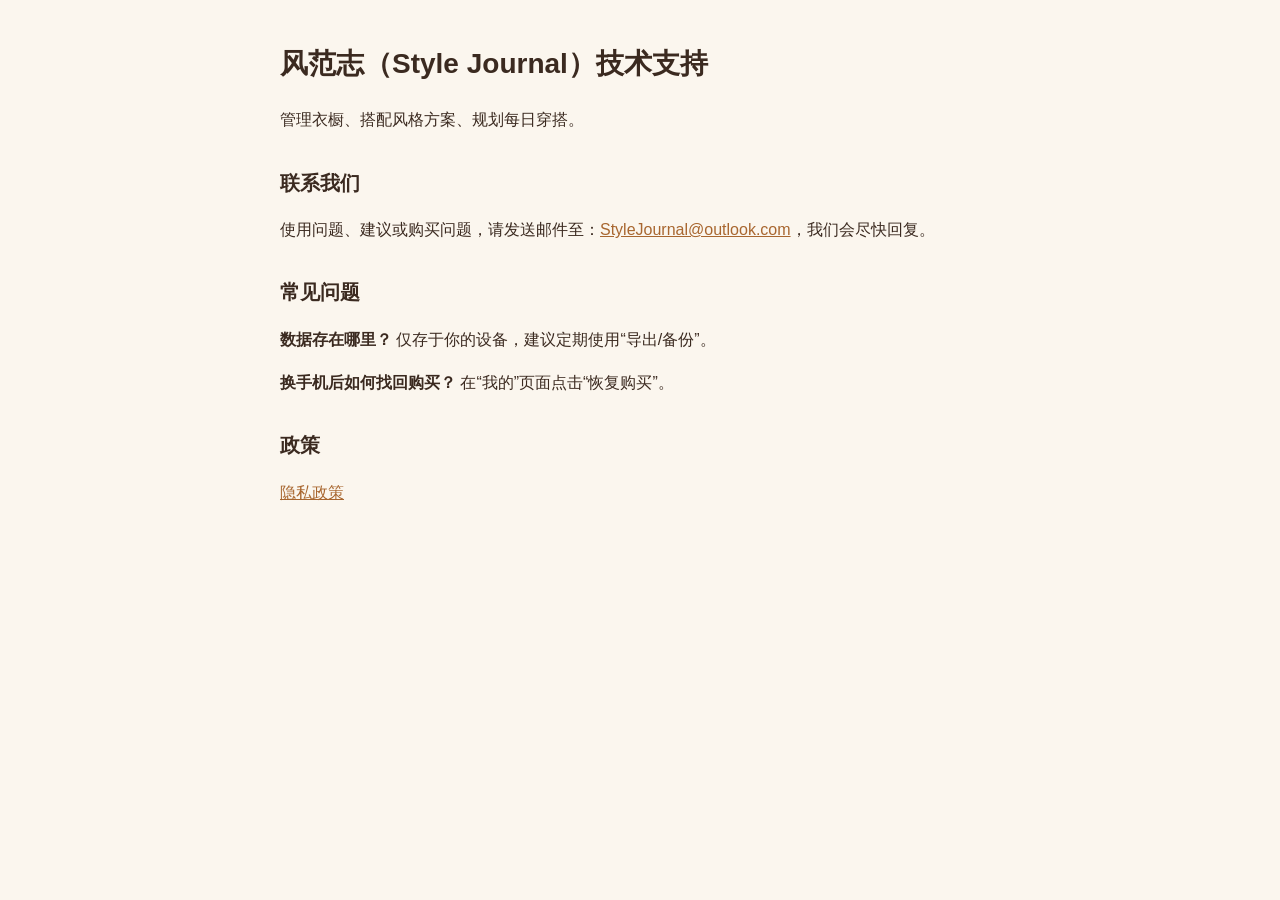
<file: index.html>
<!DOCTYPE html>
<html lang="zh-CN"><head><meta charset="utf-8">
<meta name="viewport" content="width=device-width,initial-scale=1">
<title>风范志 技术支持</title><link rel="stylesheet" href="style.css"></head><body>
<h1>风范志（Style Journal）技术支持</h1>
<p>管理衣橱、搭配风格方案、规划每日穿搭。</p>
<h2>联系我们</h2>
<p>使用问题、建议或购买问题，请发送邮件至：<a href="mailto:StyleJournal@outlook.com">StyleJournal@outlook.com</a>，我们会尽快回复。</p>
<h2>常见问题</h2>
<p><b>数据存在哪里？</b> 仅存于你的设备，建议定期使用“导出/备份”。</p>
<p><b>换手机后如何找回购买？</b> 在“我的”页面点击“恢复购买”。</p>
<h2>政策</h2>
<p><a href="privacy.html">隐私政策</a></p>
</body></html>
</file>
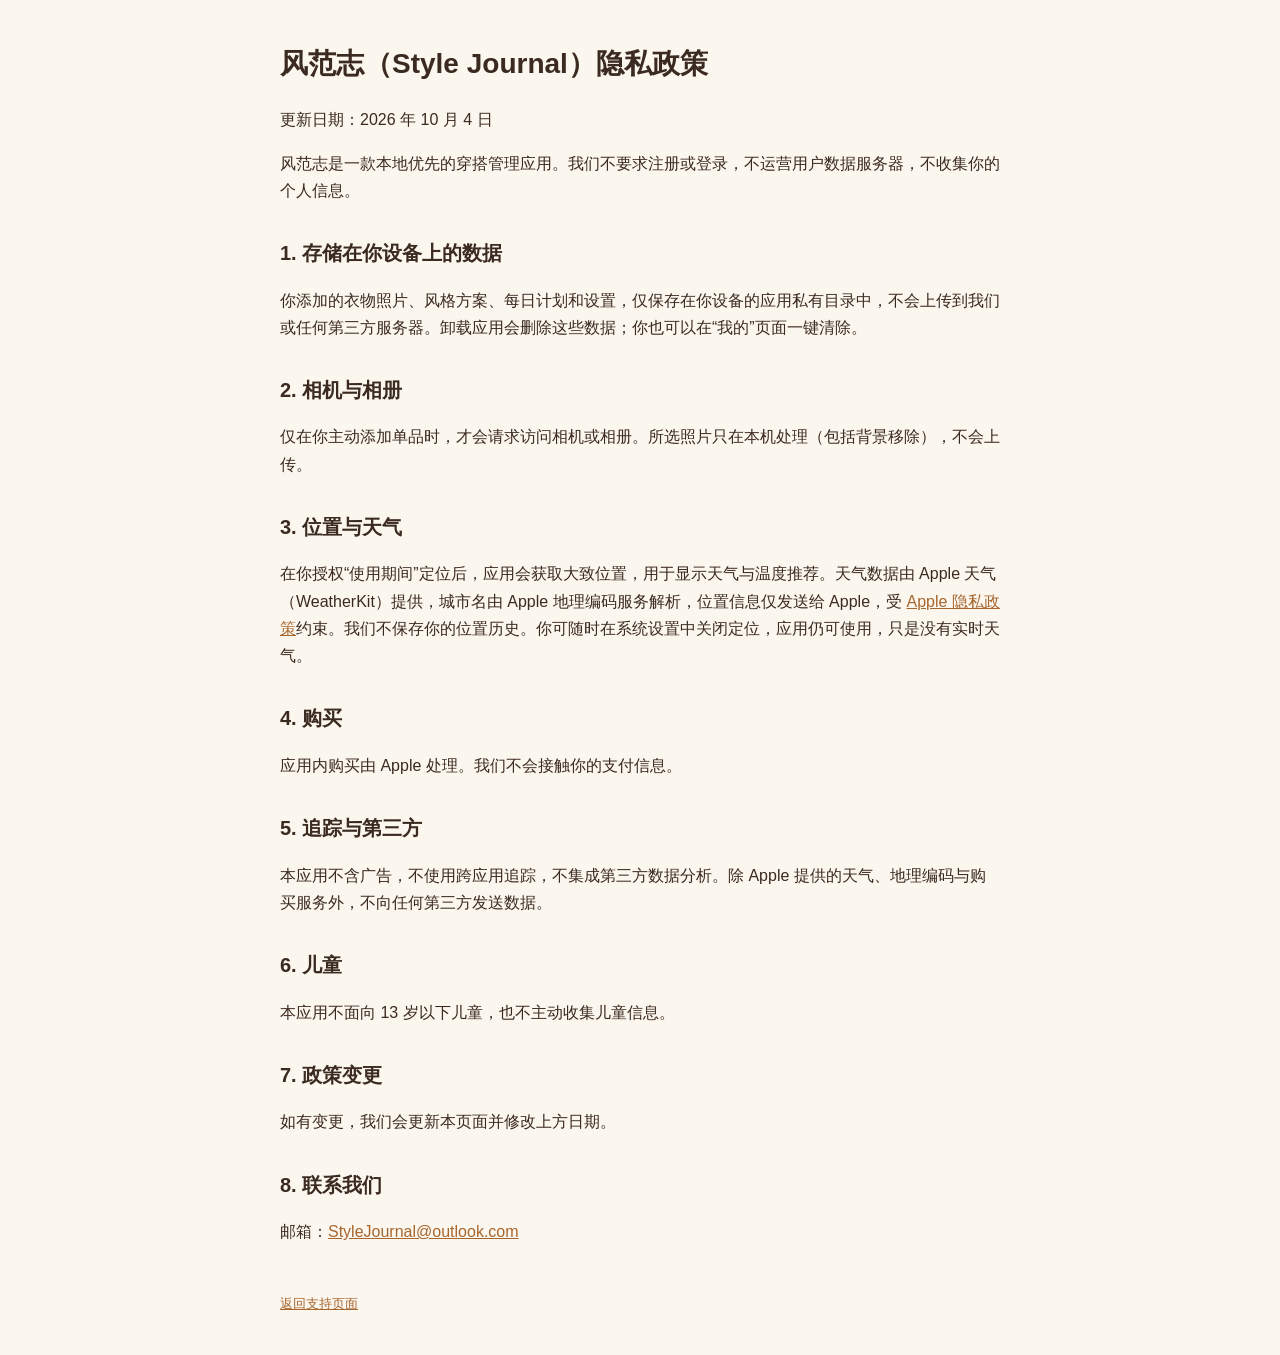
<file: privacy.html>
<!DOCTYPE html>
<html lang="zh-CN"><head><meta charset="utf-8">
<meta name="viewport" content="width=device-width,initial-scale=1">
<title>风范志 隐私政策</title><link rel="stylesheet" href="style.css"></head><body>
<h1>风范志（Style Journal）隐私政策</h1>
<p>更新日期：2026 年 10 月 4 日</p>
<p>风范志是一款本地优先的穿搭管理应用。我们不要求注册或登录，不运营用户数据服务器，不收集你的个人信息。</p>

<h2>1. 存储在你设备上的数据</h2>
<p>你添加的衣物照片、风格方案、每日计划和设置，仅保存在你设备的应用私有目录中，不会上传到我们或任何第三方服务器。卸载应用会删除这些数据；你也可以在“我的”页面一键清除。</p>

<h2>2. 相机与相册</h2>
<p>仅在你主动添加单品时，才会请求访问相机或相册。所选照片只在本机处理（包括背景移除），不会上传。</p>

<h2>3. 位置与天气</h2>
<p>在你授权“使用期间”定位后，应用会获取大致位置，用于显示天气与温度推荐。天气数据由 Apple 天气（WeatherKit）提供，城市名由 Apple 地理编码服务解析，位置信息仅发送给 Apple，受 <a href="https://www.apple.com/legal/privacy/">Apple 隐私政策</a>约束。我们不保存你的位置历史。你可随时在系统设置中关闭定位，应用仍可使用，只是没有实时天气。</p>

<h2>4. 购买</h2>
<p>应用内购买由 Apple 处理。我们不会接触你的支付信息。</p>

<h2>5. 追踪与第三方</h2>
<p>本应用不含广告，不使用跨应用追踪，不集成第三方数据分析。除 Apple 提供的天气、地理编码与购买服务外，不向任何第三方发送数据。</p>

<h2>6. 儿童</h2>
<p>本应用不面向 13 岁以下儿童，也不主动收集儿童信息。</p>

<h2>7. 政策变更</h2>
<p>如有变更，我们会更新本页面并修改上方日期。</p>

<h2>8. 联系我们</h2>
<p>邮箱：<a href="mailto:StyleJournal@outlook.com">StyleJournal@outlook.com</a></p>
<footer><a href="index.html">返回支持页面</a></footer>
</body></html>
</file>
<file: style.css>
body{max-width:720px;margin:40px auto;padding:0 20px;font-family:-apple-system,"PingFang SC",sans-serif;line-height:1.7;color:#3b2a20;background:#fbf6ee}
h1{font-size:28px}h2{font-size:20px;margin-top:32px}a{color:#a8662f}
footer{margin-top:48px;font-size:13px;color:#8a7767}
</file>
